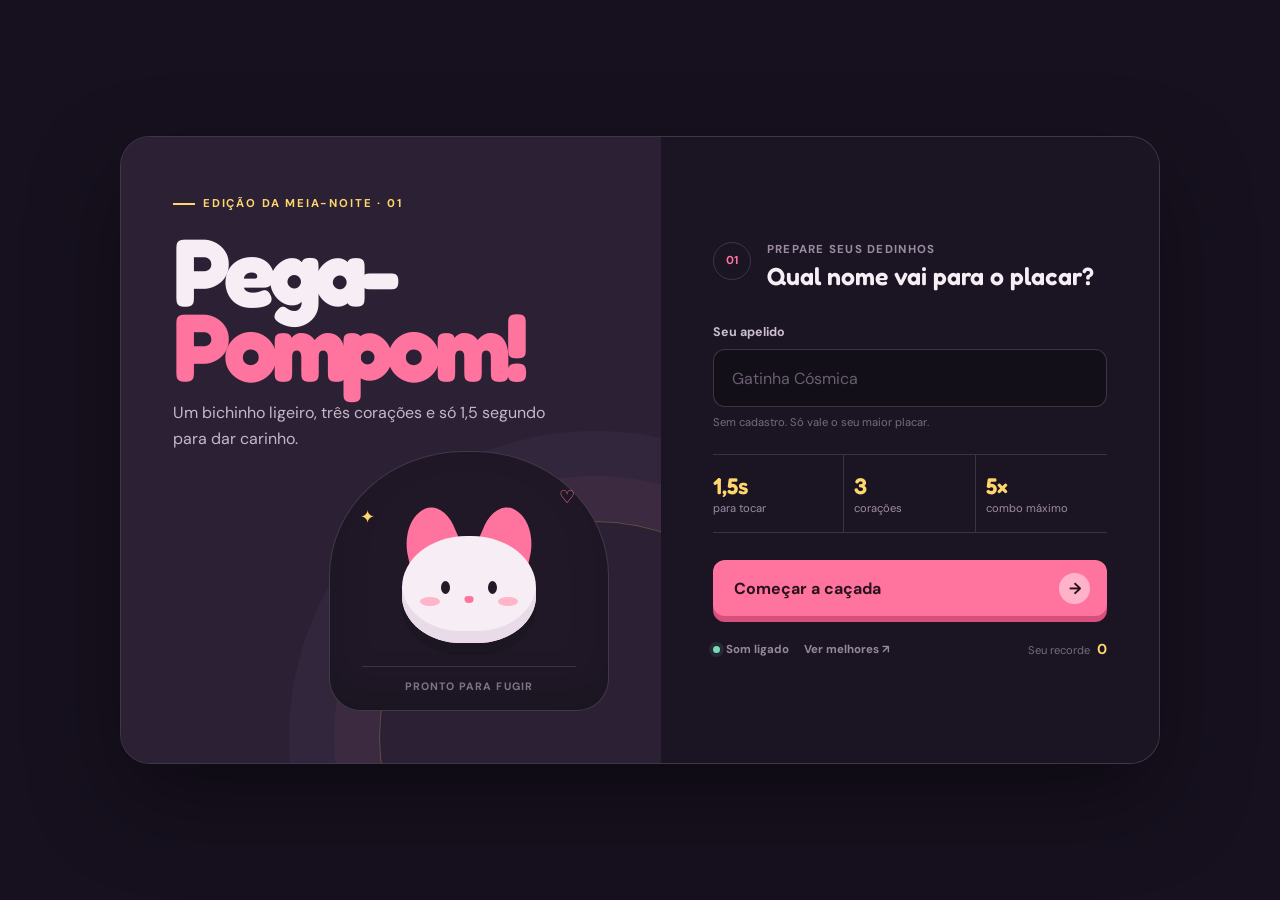
<file: index.html>
<!doctype html>
<html lang="pt-BR">
<head>
  <meta charset="utf-8">
  <meta name="viewport" content="width=device-width, initial-scale=1, viewport-fit=cover">
  <meta name="theme-color" content="#17111f">
  <meta name="description" content="Pega-Pompom: um desafio fofo de reflexo e velocidade.">
  <title>Pega-Pompom!</title>
  <link rel="preconnect" href="https://fonts.googleapis.com">
  <link rel="preconnect" href="https://fonts.gstatic.com" crossorigin>
  <link href="https://fonts.googleapis.com/css2?family=DM+Sans:wght@500;600;700&family=Fredoka:wght@600;700&display=swap" rel="stylesheet">
  <link rel="stylesheet" href="./style.css">
</head>
<body>
  <div class="night-sky" aria-hidden="true"><i></i><i></i><i></i><i></i><i></i></div>
  <section class="screen welcome-screen" id="welcome">
    <main class="welcome-shell">
      <section class="brand-stage" aria-label="Pega-Pompom">
        <div class="brand-copy"><span class="edition">edição da meia-noite · 01</span><h1>Pega-<br><em>Pompom!</em></h1><p>Um bichinho ligeiro, três corações e só 1,5 segundo para dar carinho.</p></div>
        <div class="pompom-window" aria-hidden="true"><span class="orbit orbit-one">✦</span><span class="orbit orbit-two">♡</span><div class="pompom-character"><i class="pompom-ear left"></i><i class="pompom-ear right"></i><div class="pompom-head"><i class="pompom-eye left"></i><i class="pompom-eye right"></i><i class="pompom-nose"></i><i class="pompom-cheek left"></i><i class="pompom-cheek right"></i></div></div><span class="character-note">pronto para fugir</span></div>
      </section>
      <section class="start-panel">
        <div class="panel-heading"><span class="step-mark">01</span><div><p>Prepare seus dedinhos</p><h2>Qual nome vai para o placar?</h2></div></div>
        <label class="name-field" for="playerName"><span>Seu apelido</span><input id="playerName" maxlength="18" autocomplete="nickname" placeholder="Gatinha Cósmica" required><small>Sem cadastro. Só vale o seu maior placar.</small></label>
        <div class="rules" aria-label="Como jogar"><div><b>1,5s</b><span>para tocar</span></div><div><b>3</b><span>corações</span></div><div><b>5×</b><span>combo máximo</span></div></div>
        <button class="button button-primary" id="playBtn"><span>Começar a caçada</span><b aria-hidden="true">→</b></button>
        <div class="start-footer"><button class="text-button sound-toggle is-on" id="soundBtn" aria-pressed="true"><span class="sound-dot"></span>Som ligado</button><button class="text-button" id="rankingBtn">Ver melhores <span aria-hidden="true">↗</span></button><p>Seu recorde <strong id="welcomeBest">0</strong></p></div>
      </section>
    </main>
  </section>
  <section class="screen game-screen hidden" id="game" aria-label="Partida em andamento">
    <header class="game-header"><div class="game-brand"><span class="mini-face">•ᴗ•</span><strong>Pega-Pompom</strong></div><div class="hud" aria-label="Placar da partida"><div class="hud-item"><span>Pontos</span><strong id="score">0</strong></div><div class="hud-item lives-item"><span>Vidas</span><strong class="lives" id="lives">♥ ♥ ♥</strong></div><div class="hud-item"><span>Combo</span><strong id="combo">x1</strong></div></div></header>
    <div class="mission-row"><div class="mission-copy"><span class="mission-kicker">Missão atual</span><strong id="missionText">acerte 5 pompons</strong></div><span class="mission-count" id="missionProgress">0/5</span></div>
    <div class="timer-track" aria-label="Tempo restante"><div class="timer" id="timer"></div></div>
    <div class="playfield" id="playfield"><span class="field-star s1" aria-hidden="true">✦</span><span class="field-star s2" aria-hidden="true">·</span><span class="field-star s3" aria-hidden="true">✦</span><div class="level-badge" id="levelBadge">Nível 1 · Calminho</div><p class="field-hint">ache o bichinho!</p><button class="target" id="target" aria-label="Toque no pompom"><span>🐰</span><small>pega!</small></button></div>
  </section>
  <section class="screen result-screen hidden" id="result">
    <main class="result-card"><div class="result-stamp" id="resultIcon" aria-hidden="true">🌟</div><p class="result-kicker">Fim da caçada</p><h2 id="resultTitle">Mandou bem!</h2><p class="result-message" id="resultMessage">Esse pompom não teve a menor chance.</p><div class="scoreboard"><div class="score-main"><span>Seu placar</span><strong id="finalScore">0</strong></div><div><span>Acertos</span><strong id="finalHits">0</strong></div><div><span>Recorde</span><strong id="finalBest">0</strong></div></div><ul class="mission-list" id="missionList" aria-label="Missões da partida"></ul><div class="result-actions"><button class="button button-primary" id="againBtn">Jogar outra vez <b>↻</b></button><button class="button button-secondary" id="homeBtn">Voltar ao início</button></div></main>
  </section>
  <div class="toast" id="toast" role="status" aria-live="polite">Missão completa! ✦</div><div class="streak" id="streak" aria-live="polite">PERFEITO!</div>
  <div class="modal hidden" id="rankingModal" role="dialog" aria-modal="true" aria-labelledby="rankingTitle"><div class="ranking-sheet"><header><div><span>Hall dos pompons</span><h2 id="rankingTitle">Melhores caçadores</h2></div><button class="close-button" id="closeRanking" aria-label="Fechar ranking">×</button></header><p class="rank-status" id="rankStatus">Buscando os melhores placares…</p><ol class="ranking" id="ranking"></ol></div></div>
  <script src="./script.js" defer></script>
</body>
</html>
</file>
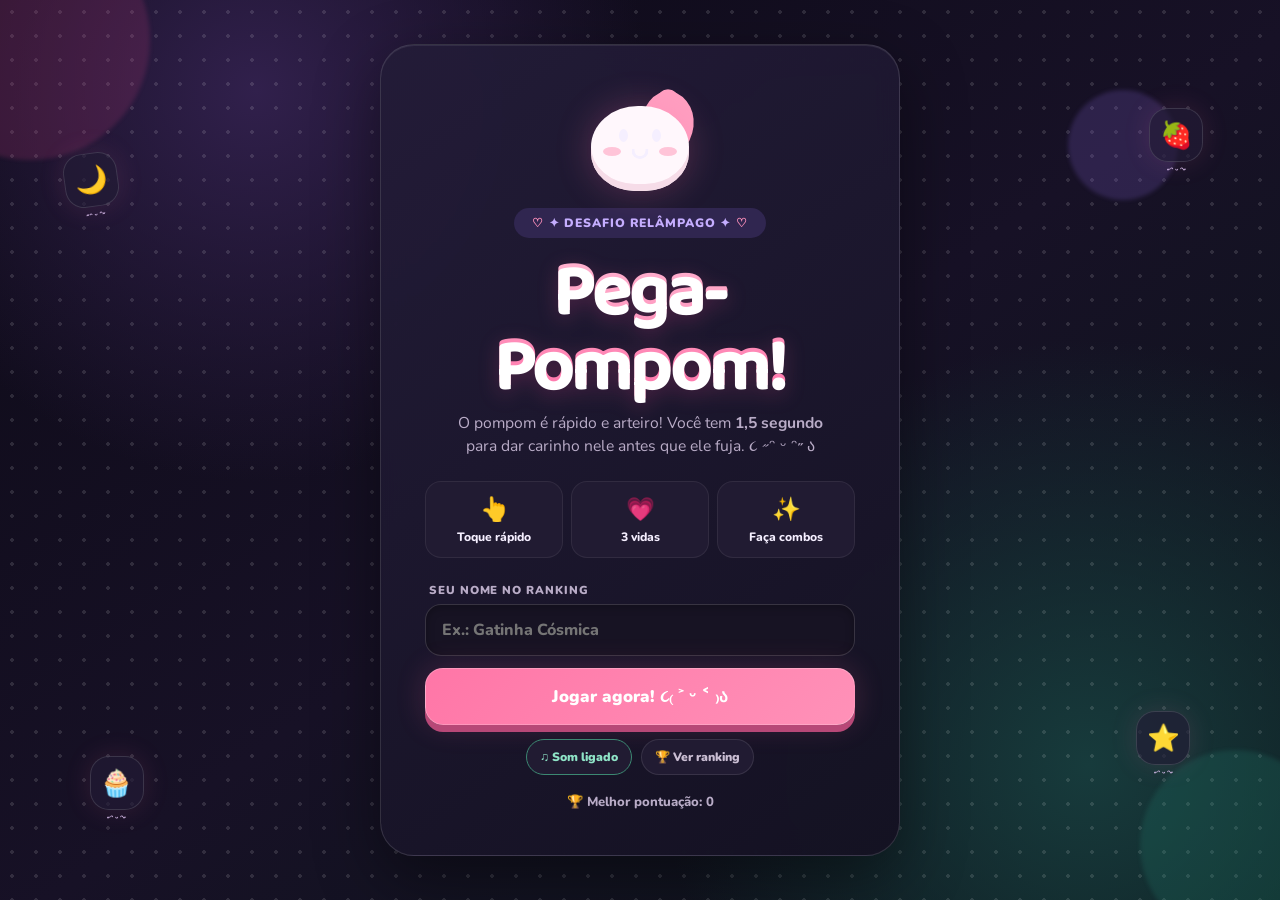
<file: jogo-clique.html>
<!DOCTYPE html>
<html lang="pt-BR">
<head>
  <meta charset="UTF-8">
  <meta name="viewport" content="width=device-width, initial-scale=1, viewport-fit=cover">
    <meta name="theme-color" content="#100d1d">
  <title>Pega-Pompom!</title>
  <style>
    @import url('https://fonts.googleapis.com/css2?family=Baloo+2:wght@500;600;700;800&family=Nunito:wght@600;700;800&display=swap');
    :root {
      --ink: #51405d;
      --pink: #ff76a7;
      --pink2: #ff9fc1;
      --purple: #9c7ce8;
      --yellow: #ffd86b;
      --mint: #88dfc2;
      --cream: #fffaf3;
      --white: rgba(255,255,255,.88);
      --shadow: 0 15px 40px rgba(105,71,124,.16);
    }
    * { box-sizing: border-box; }
    html, body { width: 100%; min-height: 100%; margin: 0; overflow: hidden; }
    body {
      font-family: "Nunito", sans-serif;
      color: var(--ink);
      background: linear-gradient(150deg, #fff2f7 0%, #f2edff 50%, #e8fff8 100%);
      user-select: none;
      -webkit-tap-highlight-color: transparent;
    }
    body::before {
      content: ""; position: fixed; inset: 0; pointer-events: none; opacity: .45;
      background-image: radial-gradient(#fff 2px, transparent 2px);
      background-size: 24px 24px;
    }
    .blob { position: fixed; border-radius: 50%; filter: blur(2px); opacity: .55; animation: drift 7s ease-in-out infinite; }
    .b1 { width: 240px; height: 240px; left: -90px; top: -80px; background: #ffc2d8; }
    .b2 { width: 190px; height: 190px; right: -50px; bottom: -40px; background: #a9efd7; animation-delay: -3s; }
    .b3 { width: 110px; height: 110px; right: 8%; top: 10%; background: #ded0ff; animation-delay: -5s; }
    .screen { position: relative; z-index: 2; width: 100%; height: 100dvh; min-height: 520px; padding: max(18px, env(safe-area-inset-top)) 18px max(18px, env(safe-area-inset-bottom)); }
    .center { display: grid; place-items: center; }
    .hidden { display: none !important; }
    .card {
      width: min(520px, 100%); padding: clamp(26px, 7vw, 44px); text-align: center;
      background: var(--white); border: 2px solid white; border-radius: 34px;
      box-shadow: var(--shadow); backdrop-filter: blur(14px); animation: appear .55s cubic-bezier(.2,.9,.25,1.15);
    }
    .mascot { position: relative; width: 112px; height: 102px; margin: 0 auto 17px; }
    .ear { position: absolute; top: 5px; width: 48px; height: 55px; border-radius: 70% 20% 55% 35%; background: var(--pink2); transform: rotate(-26deg); }
    .ear.right { right: 0; transform: scaleX(-1) rotate(-26deg); }
    .face { position: absolute; inset: 17px 7px 0; border-radius: 48% 48% 45% 45%; background: #fff; box-shadow: inset 0 -7px #fff0f5, 0 8px 20px rgba(109,64,92,.12); }
    .eye { position: absolute; top: 40px; width: 9px; height: 13px; border-radius: 50%; background: var(--ink); }
    .eye.left { left: 35px; } .eye.right { right: 35px; }
    .mouth { position: absolute; left: 50%; top: 60px; width: 17px; height: 10px; border: 3px solid var(--ink); border-top: 0; border-radius: 0 0 15px 15px; transform: translateX(-50%); }
    .cheek { position: absolute; top: 58px; width: 18px; height: 9px; border-radius: 50%; background: #ffc4d8; }
    .cheek.left { left: 19px; } .cheek.right { right: 19px; }
    .tag { display: inline-block; padding: 7px 13px; border-radius: 999px; background: #eee7ff; color: #7359b5; font-size: .76rem; font-weight: 900; letter-spacing: .08em; text-transform: uppercase; }
    h1, h2 { font-family: "Baloo 2", sans-serif; line-height: 1; }
    h1 { margin: 14px 0 9px; font-size: clamp(2.8rem, 11vw, 4.7rem); color: var(--pink); letter-spacing: -.05em; text-shadow: 0 4px white; }
    h2 { margin: 10px 0; font-size: 2.2rem; }
    .lead { margin: 0 auto 22px; max-width: 390px; color: #806e87; line-height: 1.5; font-size: .98rem; }
    .how { display: grid; grid-template-columns: repeat(3,1fr); gap: 8px; margin: 0 0 24px; }
    .how div { padding: 12px 5px; border-radius: 16px; background: #fff8dd; font-size: .76rem; font-weight: 800; }
    .how span { display: block; font-size: 1.45rem; margin-bottom: 4px; }
    button { border: 0; font: inherit; cursor: pointer; color: inherit; }
    .primary { width: 100%; padding: 16px 20px; border-radius: 18px; background: linear-gradient(135deg,var(--pink),#ff91b8); color: white; font-weight: 900; font-size: 1.05rem; box-shadow: 0 8px 0 #dd5f8c, 0 13px 25px rgba(255,118,167,.25); transition: transform .12s, box-shadow .12s; }
    .primary:active { transform: translateY(6px); box-shadow: 0 2px 0 #dd5f8c; }
    .best { margin-top: 18px; font-size: .82rem; font-weight: 800; color: #9a879f; }

    #gameScreen { padding-left: max(12px,env(safe-area-inset-left)); padding-right: max(12px,env(safe-area-inset-right)); }
    .hud { position: relative; z-index: 5; display: grid; grid-template-columns: 1fr auto 1fr; align-items: center; gap: 8px; width: min(720px,100%); margin: auto; }
    .pill { min-width: 0; padding: 9px 12px; border: 2px solid white; border-radius: 16px; background: rgba(255,255,255,.82); box-shadow: 0 6px 16px rgba(92,67,112,.1); backdrop-filter: blur(8px); }
    .pill small { display: block; color: #9b8aa0; font-size: .61rem; font-weight: 900; text-transform: uppercase; letter-spacing: .08em; }
    .pill strong { display: block; font-family: "Baloo 2"; font-size: 1.35rem; line-height: 1.05; }
    .pill.right { text-align: right; }
    .lives { font-size: 1.12rem; letter-spacing: 2px; white-space: nowrap; }
    .mission { position: relative; z-index: 5; width: min(470px,calc(100% - 18px)); margin: 12px auto 0; padding: 9px 13px; text-align: center; border-radius: 14px; background: rgba(255,255,255,.68); color: #7d6986; font-size: .78rem; font-weight: 800; }
    .mission b { color: var(--purple); }
    .timer-wrap { position: relative; z-index: 5; width: min(520px,calc(100% - 24px)); height: 10px; margin: 11px auto 0; border: 2px solid white; border-radius: 99px; background: rgba(255,255,255,.5); overflow: hidden; }
    .timer { height: 100%; width: 100%; border-radius: inherit; background: linear-gradient(90deg,var(--mint),var(--yellow),var(--pink)); transform-origin: left; }
    .playfield { position: absolute; inset: 124px 10px 12px; overflow: hidden; border-radius: 30px; }
    .target {
      position: absolute; width: clamp(76px,20vw,96px); aspect-ratio: 1; display: grid; place-items: center;
      border-radius: 50%; background: linear-gradient(145deg,#ff9fc1,#ff6fa3); color: white;
      box-shadow: inset 0 5px rgba(255,255,255,.35), 0 8px 0 #d95887, 0 13px 24px rgba(123,70,106,.22);
      font-size: clamp(2rem,8vw,2.8rem); touch-action: manipulation; animation: targetIn .18s cubic-bezier(.2,1.5,.5,1);
    }
    .target::after { content: "TOCA!"; position: absolute; bottom: 12px; font-size: .55rem; letter-spacing: .09em; font-weight: 900; }
    .target:active { transform: translateY(5px) scale(.95); box-shadow: inset 0 3px rgba(255,255,255,.35), 0 3px 0 #d95887; }
    .pop-score { position: absolute; z-index: 8; color: var(--purple); font-family: "Baloo 2"; font-size: 1.5rem; font-weight: 900; pointer-events: none; animation: scoreUp .65s ease forwards; }
    .toast { position: fixed; z-index: 20; left: 50%; top: 19%; padding: 10px 18px; border-radius: 999px; background: var(--ink); color: white; font-weight: 900; transform: translate(-50%,-20px); opacity: 0; pointer-events: none; white-space: nowrap; }
    .toast.show { animation: toast .9s ease; }

    .result-icon { font-size: 4.8rem; animation: bounce 1.1s ease-in-out infinite; }
    .stats { display: grid; grid-template-columns: repeat(3,1fr); gap: 9px; margin: 22px 0; }
    .stat { padding: 13px 5px; border-radius: 17px; background: #f6f0ff; }
    .stat strong { display: block; font-family: "Baloo 2"; font-size: 1.55rem; line-height: 1; color: var(--purple); }
    .stat small { font-size: .68rem; color: #8e7d94; font-weight: 900; text-transform: uppercase; }
    .result-actions { display: grid; grid-template-columns: 1fr 1fr; gap: 10px; }
    .soft { padding: 15px; border-radius: 18px; background: #eee7ff; color: #6f57a7; font-weight: 900; }
    .mission-list { margin: 0 0 22px; padding: 0; list-style: none; text-align: left; display: grid; gap: 8px; }
    .mission-list li { padding: 10px 13px; background: #fff8dd; border-radius: 13px; font-size: .8rem; font-weight: 800; }
    .mission-list .done { background: #e5fff5; color: #39876e; }

    @keyframes appear { from { opacity: 0; transform: translateY(18px) scale(.96); } }
    @keyframes drift { 50% { transform: translate(18px,22px) scale(1.08); } }
    @keyframes targetIn { from { transform: scale(.2) rotate(-15deg); opacity: 0; } }
    @keyframes scoreUp { to { transform: translateY(-60px) scale(1.2); opacity: 0; } }
    @keyframes toast { 20%,75% { opacity: 1; transform: translate(-50%,0); } }
    @keyframes bounce { 50% { transform: translateY(-8px) rotate(5deg); } }
    @media (max-width: 420px) {
      .card { padding: 24px 18px; border-radius: 28px; }
      .mascot { transform: scale(.86); margin-top: -8px; margin-bottom: 3px; }
      .lead { font-size: .9rem; margin-bottom: 17px; }
      .how { margin-bottom: 18px; }
      .hud { grid-template-columns: 1fr auto 1fr; }
      .pill { padding: 8px 9px; }
      .pill strong { font-size: 1.15rem; }
      .playfield { inset-top: 120px; }
      .result-actions { grid-template-columns: 1fr; }
    }
    @media (prefers-reduced-motion:reduce) { *,*::before,*::after { animation-duration:.01ms!important; animation-iteration-count:1!important; } }

    /* Dark candy theme */
    :root { --ink:#f5efff; --white:rgba(27,22,45,.88); --cream:#161225; --shadow:0 22px 65px rgba(0,0,0,.42); }
    body { background:radial-gradient(circle at 20% 10%,#31204c 0,transparent 30%),radial-gradient(circle at 85% 85%,#173b3c 0,transparent 32%),linear-gradient(145deg,#0d0a17,#171126 52%,#0b1619); }
    body::before { opacity:.12; }
    .b1{background:#a83771;opacity:.23}.b2{background:#278a78;opacity:.2}.b3{background:#7659bd;opacity:.25}
    .card{background:linear-gradient(145deg,rgba(35,28,56,.94),rgba(20,17,34,.94));border:1px solid rgba(255,255,255,.13);box-shadow:var(--shadow),inset 0 1px rgba(255,255,255,.08)}
    .lead,.best{color:#b9acc7}.tag{background:#302650;color:#c5aeff}.how div{background:#211b32;border:1px solid rgba(255,255,255,.07)}
    .face{background:#fff7fc;box-shadow:inset 0 -7px #f6dce8,0 0 35px rgba(255,118,167,.25)}
    .pill,.mission{background:rgba(27,22,45,.86);border-color:rgba(255,255,255,.12);box-shadow:0 8px 25px rgba(0,0,0,.25)}
    .pill small{color:#a89ab4}.mission{color:#b9acc7}.timer-wrap{border-color:rgba(255,255,255,.16);background:#211a31}
    .stat{background:#251e39}.stat small{color:#aa9ab6}.mission-list li{background:#241d34}.mission-list .done{background:#16382f;color:#78e1bc}.soft{background:#30264b;color:#c5afff}
    .name-box{margin:0 0 12px;text-align:left}.name-box label{display:block;margin:0 0 6px 4px;color:#b9acc7;font-size:.72rem;font-weight:900;text-transform:uppercase;letter-spacing:.08em}
    .name-box input{width:100%;padding:14px 16px;border:1px solid rgba(255,255,255,.14);border-radius:16px;outline:0;background:#171323;color:white;font:800 1rem "Nunito";box-shadow:inset 0 2px 8px rgba(0,0,0,.25)}
    .name-box input:focus{border-color:var(--pink);box-shadow:0 0 0 3px rgba(255,118,167,.14)}
    .mini-actions{display:flex;justify-content:center;gap:9px;margin-top:14px}.icon-btn{padding:9px 13px;border:1px solid rgba(255,255,255,.1);border-radius:999px;background:#211b32;color:#cabed3;font-size:.76rem;font-weight:900}
    .icon-btn.on{color:#8fe4c7;border-color:#3c8872}.streak{position:fixed;z-index:15;left:50%;top:29%;font:900 clamp(2rem,10vw,4.5rem) "Baloo 2";color:#ffd86b;text-shadow:0 0 25px #ff8c42;pointer-events:none;opacity:0;transform:translate(-50%,20px) scale(.5)}
    .streak.show{animation:streakPop .65s ease}.level-badge{position:absolute;z-index:6;right:20px;bottom:18px;padding:8px 12px;border-radius:999px;background:rgba(25,20,40,.8);color:#bda8e8;font-size:.72rem;font-weight:900;border:1px solid rgba(255,255,255,.1)}
    .modal{position:fixed;z-index:40;inset:0;display:grid;place-items:center;padding:18px;background:rgba(5,3,10,.76);backdrop-filter:blur(8px)}.modal-card{width:min(460px,100%);max-height:82dvh;overflow:auto;padding:25px;border:1px solid rgba(255,255,255,.13);border-radius:28px;background:#181326;box-shadow:0 25px 80px #000}.modal-head{display:flex;justify-content:space-between;align-items:center}.modal-head h2{margin:0}.close{width:38px;height:38px;border-radius:50%;background:#2b233e;color:white;font-size:1.2rem}.ranking{margin:20px 0 0;padding:0;list-style:none;display:grid;gap:8px}.ranking li{display:grid;grid-template-columns:34px 1fr auto;align-items:center;padding:12px 14px;border-radius:14px;background:#211a31}.ranking li.me{outline:1px solid var(--pink);background:#302037}.rank-num{font-weight:900;color:#907ba0}.rank-name{font-weight:900;overflow:hidden;text-overflow:ellipsis}.rank-score{color:#ffd86b;font:900 1.1rem "Baloo 2"}.rank-status{text-align:center;color:#a99bb4;font-size:.82rem}
    .kawaii-sky{position:fixed;z-index:1;inset:0;pointer-events:none;overflow:hidden}.kawaii-float{position:absolute;display:grid;place-items:center;width:54px;height:54px;border:1px solid rgba(255,255,255,.13);border-radius:19px;background:rgba(36,28,55,.65);box-shadow:0 0 28px rgba(255,119,175,.12);font-size:1.65rem;animation:kawaiiFloat 5s ease-in-out infinite}.k1{left:5%;top:17%;transform:rotate(-8deg)}.k2{right:6%;top:12%;animation-delay:-1.7s}.k3{left:7%;bottom:10%;animation-delay:-3.1s}.k4{right:7%;bottom:15%;animation-delay:-4.2s}.kawaii-float::after{content:"˶ᵔ ᵕ ᵔ˶";position:absolute;bottom:-15px;color:#d8bdeb;font-size:.48rem;font-weight:900;white-space:nowrap}
    h1{background:linear-gradient(180deg,#ffb6d1,#ff71a8);-webkit-background-clip:text;background-clip:text;color:transparent;filter:drop-shadow(0 5px 10px rgba(255,85,151,.2))}.primary{border:1px solid rgba(255,255,255,.22);box-shadow:0 7px 0 #b74877,0 0 30px rgba(255,101,161,.19)}
    .target{border:2px solid rgba(255,255,255,.6);box-shadow:inset 0 5px rgba(255,255,255,.38),0 8px 0 #a94370,0 0 32px rgba(255,112,169,.3)}.target::before{content:"✦";position:absolute;right:5px;top:4px;color:#fff7b3;font-size:.9rem;animation:twinkle .8s ease-in-out infinite alternate}
    .timer{box-shadow:0 0 14px rgba(255,118,167,.5)}.tag::before,.tag::after{content:"♡";margin:0 5px;color:#ff91bc}.pill strong{color:#fff}.lives{color:#ff7cac!important;text-shadow:0 0 12px rgba(255,92,151,.5)}
    @keyframes kawaiiFloat{50%{transform:translateY(-12px) rotate(6deg)}}@keyframes twinkle{to{transform:scale(1.4) rotate(25deg);opacity:.55}}
    @media(max-width:720px){.kawaii-float{width:38px;height:38px;border-radius:13px;font-size:1.15rem;opacity:.55}.k1{left:-8px}.k2{right:-7px}.k3{left:-5px}.k4{right:-6px}}
    @keyframes streakPop{35%{opacity:1;transform:translate(-50%,0) scale(1.12)}75%{opacity:1}to{opacity:0;transform:translate(-50%,-35px) scale(1)}}
  </style>
</head>
<body>
  <div class="blob b1"></div><div class="blob b2"></div><div class="blob b3"></div>
  <div class="kawaii-sky" aria-hidden="true"><span class="kawaii-float k1">🌙</span><span class="kawaii-float k2">🍓</span><span class="kawaii-float k3">🧁</span><span class="kawaii-float k4">⭐</span></div>

  <section class="screen center" id="welcome">
    <div class="card">
      <div class="mascot" aria-hidden="true"><i class="ear"></i><i class="ear right"></i><i class="face"></i><i class="eye left"></i><i class="eye right"></i><i class="cheek left"></i><i class="cheek right"></i><i class="mouth"></i></div>
      <span class="tag">✦ desafio relâmpago ✦</span>
      <h1>Pega-Pompom!</h1>
      <p class="lead">O pompom é rápido e arteiro! Você tem <b>1,5 segundo</b> para dar carinho nele antes que ele fuja. ૮ ˶ᵔ ᵕ ᵔ˶ ა</p>
      <div class="how"><div><span>👆</span>Toque rápido</div><div><span>💗</span>3 vidas</div><div><span>✨</span>Faça combos</div></div>
      <div class="name-box"><label for="playerName">Seu nome no ranking</label><input id="playerName" maxlength="18" autocomplete="nickname" placeholder="Ex.: Gatinha Cósmica"></div>
      <button class="primary" id="playBtn">Jogar agora! ૮₍ ˃ ᵕ ˂ ₎ა</button>
      <div class="mini-actions"><button class="icon-btn on" id="soundBtn">♫ Som ligado</button><button class="icon-btn" id="rankingBtn">🏆 Ver ranking</button></div>
      <div class="best">🏆 Melhor pontuação: <span id="welcomeBest">0</span></div>
    </div>
  </section>

  <section class="screen hidden" id="game">
    <header class="hud">
      <div class="pill"><small>Pontos</small><strong id="score">0</strong></div>
      <div class="pill"><small>Vidas</small><strong class="lives" id="lives">♥ ♥ ♥</strong></div>
      <div class="pill right"><small>Combo</small><strong id="combo">x1</strong></div>
    </header>
    <div class="mission">Missão: <b id="missionText">acerte 5 pompons</b> <span id="missionProgress">0/5</span></div>
    <div class="timer-wrap"><div class="timer" id="timer"></div></div>
    <div class="playfield" id="playfield"><button class="target" id="target" aria-label="Clique no pompom">🐰</button><div class="level-badge" id="levelBadge">Nível 1 · Calminho</div></div>
  </section>

  <section class="screen center hidden" id="result">
    <div class="card">
      <div class="result-icon" id="resultIcon">🌟</div>
      <span class="tag">fim de jogo</span>
      <h2 id="resultTitle">Mandou bem!</h2>
      <p class="lead" id="resultMessage">Esse pompom não teve a menor chance.</p>
      <div class="stats"><div class="stat"><strong id="finalScore">0</strong><small>pontos</small></div><div class="stat"><strong id="finalHits">0</strong><small>acertos</small></div><div class="stat"><strong id="finalBest">0</strong><small>recorde</small></div></div>
      <ul class="mission-list" id="missionList"></ul>
      <div class="result-actions"><button class="primary" id="againBtn">Mais uma! ♡</button><button class="soft" id="homeBtn">Voltar ao cantinho</button></div>
    </div>
  </section>
  <div class="toast" id="toast">Missão completa! ✨</div>
  <div class="streak" id="streak">PERFEITO! ✦</div>
  <div class="modal hidden" id="rankingModal">
    <div class="modal-card"><div class="modal-head"><h2>🏆 Top jogadores</h2><button class="close" id="closeRanking" aria-label="Fechar">×</button></div><p class="rank-status" id="rankStatus">Carregando estrelinhas…</p><ol class="ranking" id="ranking"></ol></div>
  </div>

  <script>
    const $ = id => document.getElementById(id);
    // Para ativar o ranking global, crie a tabela "scores" no Supabase com:
    // name (text), score (int), hits (int), created_at (timestamptz/default now()).
    // Ative INSERT e SELECT públicos via RLS e preencha os dois campos abaixo.
    const SUPABASE = { url: "", anonKey: "" };
    const screens = { welcome: $("welcome"), game: $("game"), result: $("result") };
    const missions = [
      { goal: 5, label: "Aquecimento", text: "acerte 5 pompons" },
      { goal: 10, label: "Dedos ligeiros", text: "acerte 10 pompons" },
      { goal: 15, label: "Mestre do toque", text: "acerte 15 pompons" }
    ];
    const faces = ["🐰","🐱","🐹","🐻","🐼","🐸"];
    let score = 0, hits = 0, combo = 1, lives = 3, active = false, deadline = 0, frame = 0, missionIndex = 0, roundStarted = 0, roundTime = 1500;
    let playerName = localStorage.getItem("pegaPompomName") || "", soundOn = true;
    let best = Number(localStorage.getItem("pegaPompomBest") || 0);
    $("welcomeBest").textContent = best;
    $("playerName").value = playerName;

    let audioCtx, musicTimer, musicStep = 0;
    function initAudio() { if (!audioCtx) audioCtx = new (window.AudioContext || window.webkitAudioContext)(); if (audioCtx.state === "suspended") audioCtx.resume(); }
    function tone(freq, duration=.09, type="sine", volume=.055, delay=0) {
      if (!soundOn) return; initAudio(); const now=audioCtx.currentTime+delay, osc=audioCtx.createOscillator(), gain=audioCtx.createGain();
      osc.type=type; osc.frequency.setValueAtTime(freq,now); gain.gain.setValueAtTime(.0001,now); gain.gain.exponentialRampToValueAtTime(volume,now+.012); gain.gain.exponentialRampToValueAtTime(.0001,now+duration);
      osc.connect(gain).connect(audioCtx.destination); osc.start(now); osc.stop(now+duration+.02);
    }
    function soundHit(perfect) { tone(perfect?740:540,.08,"sine",.07); tone(perfect?1110:810,.12,"sine",.045,.055); }
    function soundMiss() { tone(180,.16,"triangle",.045); tone(130,.2,"triangle",.035,.1); }
    function soundMission() { [523,659,784,1047].forEach((n,i)=>tone(n,.16,"sine",.04,i*.07)); }
    function startLofi() {
      if (!soundOn || musicTimer) return; initAudio();
      const chords=[[220,261.6,329.6],[196,246.9,293.7],[174.6,220,261.6],[196,246.9,329.6]];
      const play=()=>{ const chord=chords[musicStep++%chords.length]; chord.forEach((n,i)=>tone(n,.75,"sine",.012,i*.025)); tone(chord[0]/2,.22,"triangle",.018); };
      play(); musicTimer=setInterval(play,900);
    }
    function stopLofi() { clearInterval(musicTimer); musicTimer=null; }

    function show(name) { Object.entries(screens).forEach(([key,el]) => el.classList.toggle("hidden", key !== name)); }
    function startGame() {
      const input=$("playerName"); playerName=input.value.trim().replace(/[<>]/g,"").slice(0,18);
      if (!playerName) { input.setCustomValidity("Escolha um nome fofinho para entrar no ranking!"); input.reportValidity(); input.focus(); return; }
      input.setCustomValidity(""); localStorage.setItem("pegaPompomName",playerName); initAudio(); startLofi();
      score = 0; hits = 0; combo = 1; lives = 3; missionIndex = 0; active = true;
      show("game"); updateHud(); updateMission(); moveTarget(); startTimer();
    }
    function updateHud() {
      $("score").textContent = score;
      $("combo").textContent = `x${combo}`;
      $("lives").textContent = Array(lives).fill("♥").join(" ") + Array(3-lives).fill("♡").join(" ");
    }
    function updateMission() {
      const m = missions[Math.min(missionIndex,missions.length-1)];
      $("missionText").textContent = missionIndex >= missions.length ? "todas completas!" : m.text;
      $("missionProgress").textContent = missionIndex >= missions.length ? "✓" : `${Math.min(hits,m.goal)}/${m.goal}`;
    }
    function moveTarget() {
      const field = $("playfield"), target = $("target");
      const size = target.offsetWidth || 86;
      const maxX = Math.max(0, field.clientWidth - size);
      const maxY = Math.max(0, field.clientHeight - size);
      target.style.left = `${Math.random()*maxX}px`;
      target.style.top = `${Math.random()*maxY}px`;
      target.textContent = faces[Math.floor(Math.random()*faces.length)];
      target.style.background = `linear-gradient(145deg,${["#ff9fc1","#b69cf2","#94e5ca","#ffd975"][Math.floor(Math.random()*4)]},#ff76a7)`;
      roundTime = Math.max(760,1500-hits*25);
      const level = hits<6 ? [1,"Calminho"] : hits<13 ? [2,"Ligeiro"] : hits<20 ? [3,"Frenético"] : [4,"Impossível"];
      $("levelBadge").textContent=`Nível ${level[0]} · ${level[1]}`;
    }
    function startTimer() {
      cancelAnimationFrame(frame); roundStarted=performance.now(); deadline = roundStarted + roundTime;
      function tick(now) {
        if (!active) return;
        const left = Math.max(0,(deadline-now)/roundTime);
        $("timer").style.transform = `scaleX(${left})`;
        if (left <= 0) miss(); else frame = requestAnimationFrame(tick);
      }
      frame = requestAnimationFrame(tick);
    }
    function hit(e) {
      if (!active) return;
      const response=performance.now()-roundStarted, perfect=response<430; const gained=(10 * combo)+(perfect?5:0); score += gained; hits++; combo = Math.min(5,combo+1); soundHit(perfect);
      const pop = document.createElement("span"); pop.className = "pop-score"; pop.textContent = `+${gained}`;
      pop.style.left = `${e.clientX - $("playfield").getBoundingClientRect().left - 15}px`;
      pop.style.top = `${e.clientY - $("playfield").getBoundingClientRect().top - 10}px`;
      $("playfield").appendChild(pop); setTimeout(() => pop.remove(),700);
      if (perfect || combo===5) { const s=$("streak"); s.textContent=perfect?"PERFEITO! ✦":"COMBO MÁXIMO! 🔥"; s.classList.remove("show"); void s.offsetWidth; s.classList.add("show"); }
      if (missionIndex < missions.length && hits >= missions[missionIndex].goal) { missionIndex++; showToast(); }
      updateHud(); updateMission(); moveTarget(); startTimer();
      if (navigator.vibrate) navigator.vibrate(18);
    }
    function miss() {
      lives--; combo = 1; soundMiss(); updateHud();
      if (navigator.vibrate) navigator.vibrate([50,40,50]);
      if (lives <= 0) endGame(); else { moveTarget(); startTimer(); }
    }
    function showToast() { soundMission(); const t=$("toast"); t.classList.remove("show"); void t.offsetWidth; t.classList.add("show"); }
    function endGame() {
      active = false; cancelAnimationFrame(frame);
      if (score > best) { best = score; localStorage.setItem("pegaPompomBest",best); }
      $("finalScore").textContent = score; $("finalHits").textContent = hits; $("finalBest").textContent = best;
      $("welcomeBest").textContent = best;
      const rank = hits >= 15 ? ["Lendário!","Seus dedos são mais rápidos que a luz.","🏆"] : hits >= 8 ? ["Mandou bem!","O pompom suou para fugir de você.","🌟"] : ["Quase lá!","O pompom venceu essa, mas quer revanche!","💗"];
      $("resultTitle").textContent=rank[0]; $("resultMessage").textContent=rank[1]; $("resultIcon").textContent=rank[2];
      $("missionList").innerHTML = missions.map(m => `<li class="${hits>=m.goal?'done':''}">${hits>=m.goal?'✓':'○'} ${m.label}: ${m.text}</li>`).join("");
      saveScore({name:playerName,score,hits}); show("result");
    }
    function localScores() { try { return JSON.parse(localStorage.getItem("pegaPompomRanking")||"[]"); } catch { return []; } }
    async function saveScore(entry) {
      const local=localScores(); local.push(entry); local.sort((a,b)=>b.score-a.score); localStorage.setItem("pegaPompomRanking",JSON.stringify(local.slice(0,30)));
      if (!SUPABASE.url || !SUPABASE.anonKey) return;
      try { await fetch(`${SUPABASE.url}/rest/v1/scores`,{method:"POST",headers:{apikey:SUPABASE.anonKey,Authorization:`Bearer ${SUPABASE.anonKey}`,"Content-Type":"application/json",Prefer:"return=minimal"},body:JSON.stringify(entry)}); } catch(e) { console.warn("Ranking global indisponível; pontuação salva localmente."); }
    }
    async function loadRanking() {
      $("ranking").innerHTML=""; $("rankStatus").textContent="Carregando estrelinhas…"; let data=[];
      if (SUPABASE.url && SUPABASE.anonKey) {
        try { const res=await fetch(`${SUPABASE.url}/rest/v1/scores?select=name,score,hits&order=score.desc&limit=10`,{headers:{apikey:SUPABASE.anonKey,Authorization:`Bearer ${SUPABASE.anonKey}`}}); if(!res.ok) throw Error(); data=await res.json(); $("rankStatus").textContent="Ranking global · top 10"; } catch { data=localScores().slice(0,10); $("rankStatus").textContent="Sem conexão · mostrando ranking deste aparelho"; }
      } else { data=localScores().slice(0,10); $("rankStatus").textContent="Ranking local · conecte o Supabase para torná-lo global"; }
      if(!data.length) $("rankStatus").textContent="Ninguém pontuou ainda. Seja a primeira estrela!";
      $("ranking").innerHTML=data.map((p,i)=>`<li class="${p.name===playerName?'me':''}"><span class="rank-num">${i<3?["🥇","🥈","🥉"][i]:i+1}</span><span class="rank-name">${escapeHtml(p.name)}</span><span class="rank-score">${Number(p.score)||0}</span></li>`).join("");
    }
    function escapeHtml(v) { const d=document.createElement("div"); d.textContent=String(v); return d.innerHTML; }
    function openRanking(){ $("rankingModal").classList.remove("hidden"); loadRanking(); }
    $("playBtn").addEventListener("click",startGame);
    $("againBtn").addEventListener("click",startGame);
    $("homeBtn").addEventListener("click",()=>show("welcome"));
    $("rankingBtn").addEventListener("click",openRanking);
    $("closeRanking").addEventListener("click",()=>$("rankingModal").classList.add("hidden"));
    $("rankingModal").addEventListener("click",e=>{if(e.target===$("rankingModal")) $("rankingModal").classList.add("hidden")});
    $("soundBtn").addEventListener("click",()=>{ soundOn=!soundOn; $("soundBtn").textContent=soundOn?"♫ Som ligado":"♫ Som desligado"; $("soundBtn").classList.toggle("on",soundOn); if(soundOn){initAudio();startLofi()}else stopLofi(); });
    $("target").addEventListener("pointerdown",hit);
    window.addEventListener("resize",()=>{ if(active) moveTarget(); });
  </script>
</body>
</html>
</file>
<file: style.css>
:root{--night:#17111f;--night-soft:#21192b;--plum:#39283f;--paper:#f7edf5;--ink:#231927;--muted:#9c8ca3;--pink:#ff749f;--pink-deep:#d94f7c;--custard:#ffd66b;--mint:#78d9b6;--lavender:#bda8ef;--line:rgba(247,237,245,.14);--display:"Fredoka",sans-serif;--body:"DM Sans",sans-serif}
*{box-sizing:border-box}html{min-width:320px;background:var(--night)}body{margin:0;min-height:100%;overflow-x:hidden;color:var(--paper);background:var(--night);font-family:var(--body);-webkit-tap-highlight-color:transparent}button,input{font:inherit}button{color:inherit}button:focus-visible,input:focus-visible{outline:3px solid var(--custard);outline-offset:3px}.hidden{display:none!important}
body::before{content:"";position:fixed;inset:0;z-index:-2;pointer-events:none;background:radial-gradient(circle at 12% 18%,rgba(255,116,159,.13),transparent 27%),radial-gradient(circle at 89% 76%,rgba(120,217,182,.09),transparent 28%),linear-gradient(135deg,#17111f 0%,#120e19 58%,#17141f 100%)}
.night-sky{position:fixed;inset:0;z-index:-1;pointer-events:none;overflow:hidden}.night-sky::before{content:"";position:absolute;inset:0;opacity:.18;background-image:radial-gradient(rgba(255,255,255,.7) 1px,transparent 1px);background-size:28px 28px;mask-image:linear-gradient(to bottom,#000,transparent 85%)}.night-sky i{position:absolute;width:7px;height:7px;border-radius:2px;background:var(--custard);transform:rotate(45deg);opacity:.55}.night-sky i:nth-child(1){left:8%;top:12%}.night-sky i:nth-child(2){left:18%;bottom:15%;background:var(--pink)}.night-sky i:nth-child(3){right:12%;top:19%;background:var(--mint)}.night-sky i:nth-child(4){right:22%;bottom:10%;width:4px;height:4px}.night-sky i:nth-child(5){left:53%;top:8%;width:4px;height:4px;background:var(--lavender)}
.screen{width:100%;min-height:100dvh}.welcome-screen,.result-screen{display:grid;place-items:center;padding:max(24px,env(safe-area-inset-top)) 24px max(24px,env(safe-area-inset-bottom))}.welcome-shell{width:min(1040px,100%);display:grid;grid-template-columns:1.04fr .96fr;overflow:hidden;border:1px solid var(--line);border-radius:30px;background:var(--night-soft);box-shadow:0 36px 90px rgba(0,0,0,.4)}
.brand-stage{position:relative;min-height:620px;padding:52px;display:flex;flex-direction:column;justify-content:space-between;overflow:hidden;background:#2b2034}.brand-stage::before{content:"";position:absolute;width:430px;height:430px;right:-150px;bottom:-190px;border:1px solid rgba(255,214,107,.25);border-radius:50%;box-shadow:0 0 0 45px rgba(255,116,159,.05),0 0 0 90px rgba(189,168,239,.04)}.brand-copy{position:relative;z-index:2}.edition{display:inline-flex;align-items:center;gap:8px;color:var(--custard);font-size:.71rem;font-weight:700;letter-spacing:.16em;text-transform:uppercase}.edition::before{content:"";width:22px;height:2px;background:currentColor}h1{margin:23px 0 16px;font:700 clamp(4rem,7.5vw,6.4rem)/.78 var(--display);letter-spacing:-.065em}h1 em{color:var(--pink);font-style:normal}.brand-copy p{width:min(380px,100%);margin:0;color:#c5b8ca;font-size:1rem;line-height:1.6}
.pompom-window{position:relative;align-self:flex-end;width:280px;height:260px;display:grid;place-items:center;border:1px solid rgba(255,255,255,.14);border-radius:48% 48% 32px 32px;background:#201827;box-shadow:inset 0 -20px 40px rgba(0,0,0,.16)}.pompom-window::after{content:"";position:absolute;left:32px;right:32px;bottom:43px;height:1px;background:rgba(255,255,255,.12)}.orbit{position:absolute;color:var(--custard);font-size:1.1rem;animation:twinkle 2s ease-in-out infinite}.orbit-one{left:30px;top:54px}.orbit-two{right:33px;top:34px;color:var(--pink);animation-delay:-1s}.pompom-character{position:relative;width:142px;height:137px;transform:translateY(-7px);animation:characterFloat 3.4s ease-in-out infinite}.pompom-ear{position:absolute;top:3px;width:56px;height:79px;border-radius:70% 35% 55% 35%;background:var(--pink)}.pompom-ear.left{left:7px;transform:rotate(-24deg)}.pompom-ear.right{right:7px;transform:scaleX(-1) rotate(-24deg)}.pompom-head{position:absolute;inset:30px 4px 0;border-radius:48% 48% 44% 44%;background:var(--paper);box-shadow:inset 0 -12px #eadbe8,0 12px 0 rgba(0,0,0,.12)}.pompom-eye{position:absolute;top:45px;width:9px;height:13px;border-radius:50%;background:var(--ink)}.pompom-eye.left{left:39px}.pompom-eye.right{right:39px}.pompom-nose{position:absolute;left:50%;top:60px;width:9px;height:7px;border-radius:50% 50% 65% 65%;background:var(--pink);transform:translateX(-50%)}.pompom-cheek{position:absolute;top:61px;width:20px;height:9px;border-radius:50%;background:#ffb4c9}.pompom-cheek.left{left:18px}.pompom-cheek.right{right:18px}.character-note{position:absolute;bottom:17px;color:#817388;font-size:.67rem;font-weight:700;letter-spacing:.1em;text-transform:uppercase}
.start-panel{padding:52px;display:flex;flex-direction:column;justify-content:center;background:#1b1523}.panel-heading{display:flex;gap:16px;align-items:flex-start;margin-bottom:34px}.step-mark{flex:0 0 auto;display:grid;place-items:center;width:38px;height:38px;border:1px solid var(--line);border-radius:50%;color:var(--pink);font-size:.72rem;font-weight:700}.panel-heading p{margin:0 0 5px;color:var(--muted);font-size:.72rem;font-weight:700;letter-spacing:.11em;text-transform:uppercase}.panel-heading h2{margin:0;font:600 1.55rem/1.15 var(--display)}.name-field{display:block;margin-bottom:25px}.name-field>span{display:block;margin-bottom:9px;color:#cabed0;font-size:.78rem;font-weight:700}.name-field input{width:100%;min-height:58px;padding:0 18px;border:1px solid rgba(255,255,255,.17);border-radius:12px;color:var(--paper);background:#130f19;font-size:1rem;transition:border-color .18s,box-shadow .18s}.name-field input::placeholder{color:#695e70}.name-field input:focus{border-color:var(--pink);box-shadow:0 0 0 4px rgba(255,116,159,.12);outline:0}.name-field small{display:block;margin-top:8px;color:#776b7e;font-size:.7rem}
.rules{display:grid;grid-template-columns:repeat(3,1fr);margin-bottom:27px;border-block:1px solid var(--line)}.rules div{padding:17px 10px;border-right:1px solid var(--line)}.rules div:first-child{padding-left:0}.rules div:last-child{border-right:0}.rules b,.rules span{display:block}.rules b{font:600 1.42rem var(--display);color:var(--custard)}.rules span{margin-top:2px;color:var(--muted);font-size:.7rem}.button{min-height:56px;border:0;border-radius:12px;cursor:pointer;font-weight:700;transition:transform .16s,background .16s,box-shadow .16s}.button-primary{padding:0 17px 0 21px;display:flex;align-items:center;justify-content:space-between;color:#29121c;background:var(--pink);box-shadow:0 6px 0 var(--pink-deep)}.button-primary b{display:grid;place-items:center;width:31px;height:31px;border-radius:50%;background:rgba(255,255,255,.45)}.button-primary:hover{background:#ff8bb0;transform:translateY(-2px)}.button-primary:active{transform:translateY(4px);box-shadow:0 2px 0 var(--pink-deep)}.start-footer{display:grid;grid-template-columns:auto auto 1fr;align-items:center;gap:15px;margin-top:24px}.text-button{padding:0;border:0;color:#97889e;background:none;cursor:pointer;font-size:.72rem;font-weight:700}.text-button:hover{color:var(--paper)}.sound-dot{display:inline-block;width:7px;height:7px;margin-right:6px;border-radius:50%;background:#766d7a}.sound-toggle.is-on .sound-dot{background:var(--mint);box-shadow:0 0 0 4px rgba(120,217,182,.1)}.start-footer p{margin:0;justify-self:end;color:#756a7b;font-size:.7rem}.start-footer strong{margin-left:4px;color:var(--custard);font-size:.9rem}
.game-screen{position:relative;height:100dvh;min-height:540px;overflow:hidden;padding:max(18px,env(safe-area-inset-top)) max(18px,env(safe-area-inset-right)) max(18px,env(safe-area-inset-bottom)) max(18px,env(safe-area-inset-left))}.game-header{position:relative;z-index:5;max-width:940px;margin:0 auto;display:flex;align-items:center;justify-content:space-between;gap:20px}.game-brand{display:flex;align-items:center;gap:10px;font:600 .9rem var(--display)}.mini-face{display:grid;place-items:center;width:35px;height:35px;border-radius:11px;background:var(--pink);color:var(--ink);font-size:.65rem}.hud{display:flex;overflow:hidden;border:1px solid var(--line);border-radius:14px;background:#1e1727}.hud-item{min-width:105px;padding:9px 16px;border-right:1px solid var(--line)}.hud-item:last-child{border-right:0}.hud-item span,.hud-item strong{display:block}.hud-item span{color:var(--muted);font-size:.61rem;font-weight:700;text-transform:uppercase;letter-spacing:.1em}.hud-item strong{margin-top:1px;font:600 1.28rem var(--display);font-variant-numeric:tabular-nums}.lives{color:var(--pink)!important;font-size:1rem!important;letter-spacing:2px}.mission-row{position:relative;z-index:5;width:min(520px,calc(100% - 24px));margin:17px auto 0;display:flex;align-items:flex-end;justify-content:space-between}.mission-copy span,.mission-copy strong{display:block}.mission-kicker{color:var(--muted);font-size:.59rem;font-weight:700;text-transform:uppercase;letter-spacing:.11em}.mission-copy strong{margin-top:2px;font-size:.84rem}.mission-count{color:var(--custard);font:600 1rem var(--display)}.timer-track{position:relative;z-index:5;width:min(520px,calc(100% - 24px));height:6px;margin:8px auto 0;overflow:hidden;border-radius:10px;background:#302638}.timer{width:100%;height:100%;transform-origin:left;background:var(--pink);box-shadow:0 0 16px rgba(255,116,159,.45)}
.playfield{position:absolute;inset:92px 18px 18px;overflow:hidden;border:1px solid var(--line);border-radius:26px;background:linear-gradient(rgba(255,255,255,.025) 1px,transparent 1px),linear-gradient(90deg,rgba(255,255,255,.025) 1px,transparent 1px),#1c1624;background-size:32px 32px}.playfield::after{content:"";position:absolute;left:8%;right:8%;bottom:4%;height:26%;border-top:1px solid rgba(120,217,182,.12);border-radius:50%;background:radial-gradient(ellipse at bottom,rgba(120,217,182,.08),transparent 65%);pointer-events:none}.field-hint{position:absolute;left:50%;top:50%;margin:0;color:rgba(255,255,255,.045);font:700 clamp(3rem,10vw,8rem)/1 var(--display);letter-spacing:-.05em;transform:translate(-50%,-50%);white-space:nowrap;pointer-events:none}.field-star{position:absolute;color:var(--custard);opacity:.25}.s1{left:12%;top:21%}.s2{right:18%;top:33%;font-size:2rem}.s3{right:12%;bottom:15%;color:var(--mint)}.level-badge{position:absolute;z-index:3;left:16px;bottom:15px;padding:7px 10px;border:1px solid var(--line);border-radius:9px;color:#a797ae;background:rgba(23,17,31,.78);font-size:.64rem;font-weight:700;backdrop-filter:blur(7px)}
.target{position:absolute;z-index:4;width:clamp(76px,19vw,98px);aspect-ratio:1;padding:0;border:0;border-radius:37% 37% 45% 45%;display:grid;place-items:center;color:var(--ink);background:var(--paper);box-shadow:0 8px 0 #cbbbc8,0 15px 28px rgba(0,0,0,.25);cursor:pointer;touch-action:manipulation;animation:targetArrive .2s cubic-bezier(.2,1.45,.4,1)}.target::before,.target::after{content:"";position:absolute;top:-17%;width:32%;height:45%;border-radius:80% 40% 40% 40%;background:var(--pink);z-index:-1}.target::before{left:13%;transform:rotate(-18deg)}.target::after{right:13%;transform:scaleX(-1) rotate(-18deg)}.target span{font-size:clamp(1.9rem,7vw,2.7rem);transform:translateY(-4px)}.target small{position:absolute;bottom:9px;font-size:.51rem;font-weight:700;text-transform:uppercase;letter-spacing:.08em}.target:active{transform:translateY(5px) scale(.94);box-shadow:0 3px 0 #cbbbc8}.pop-score{position:absolute;z-index:8;color:var(--custard);font:700 1.45rem var(--display);pointer-events:none;animation:scoreUp .65s ease forwards}
.result-card{width:min(620px,100%);padding:45px;border:1px solid var(--line);border-radius:26px;background:#1d1625;box-shadow:0 35px 90px rgba(0,0,0,.42);text-align:center}.result-stamp{width:96px;height:96px;margin:0 auto 20px;display:grid;place-items:center;border-radius:31px;background:var(--custard);box-shadow:0 8px 0 #be9432;font-size:2.8rem;transform:rotate(-4deg);animation:stampIn .5s cubic-bezier(.2,1.4,.4,1)}.result-kicker{margin:0 0 6px;color:var(--pink);font-size:.67rem;font-weight:700;text-transform:uppercase;letter-spacing:.14em}.result-card>h2{margin:0;font:700 clamp(2.4rem,8vw,4rem)/1 var(--display)}.result-message{margin:12px auto 26px;max-width:400px;color:#ad9db3;font-size:.92rem;line-height:1.5}.scoreboard{display:grid;grid-template-columns:1.3fr 1fr 1fr;margin-bottom:22px;overflow:hidden;border:1px solid var(--line);border-radius:16px;text-align:left}.scoreboard>div{padding:15px;border-right:1px solid var(--line)}.scoreboard>div:last-child{border:0}.scoreboard span,.scoreboard strong{display:block}.scoreboard span{color:var(--muted);font-size:.62rem;font-weight:700;text-transform:uppercase;letter-spacing:.08em}.scoreboard strong{margin-top:4px;font:600 1.55rem var(--display);color:var(--custard)}.scoreboard .score-main strong{color:var(--pink);font-size:2rem}.mission-list{margin:0 0 23px;padding:0;display:grid;grid-template-columns:repeat(3,1fr);gap:8px;list-style:none;text-align:left}.mission-list li{padding:11px;border:1px solid var(--line);border-radius:10px;color:#7e7185;font-size:.67rem;font-weight:700}.mission-list li.done{border-color:rgba(120,217,182,.3);color:var(--mint);background:rgba(120,217,182,.05)}.result-actions{display:grid;grid-template-columns:1.25fr .75fr;gap:10px}.button-secondary{border:1px solid var(--line);background:#292033;color:#b8aabc}.button-secondary:hover{background:#32273d;color:var(--paper)}
.toast{position:fixed;z-index:30;left:50%;top:22px;padding:11px 16px;border-radius:10px;color:var(--ink);background:var(--mint);font-size:.76rem;font-weight:700;box-shadow:0 12px 30px rgba(0,0,0,.3);opacity:0;transform:translate(-50%,-20px);pointer-events:none}.toast.show{animation:toastShow .9s ease}.streak{position:fixed;z-index:25;left:50%;top:35%;color:var(--custard);font:700 clamp(2.5rem,10vw,5.5rem)/1 var(--display);letter-spacing:-.05em;text-shadow:0 7px 0 rgba(0,0,0,.18);opacity:0;transform:translate(-50%,20px) scale(.7);pointer-events:none}.streak.show{animation:streakShow .7s ease}
.modal{position:fixed;z-index:50;inset:0;display:grid;place-items:center;padding:20px;background:rgba(8,6,11,.8);backdrop-filter:blur(8px)}.ranking-sheet{width:min(500px,100%);max-height:min(680px,86dvh);overflow:auto;padding:28px;border:1px solid var(--line);border-radius:24px;background:#1d1625;box-shadow:0 35px 90px rgba(0,0,0,.5)}.ranking-sheet header{display:flex;align-items:flex-start;justify-content:space-between;gap:20px}.ranking-sheet header span{color:var(--pink);font-size:.64rem;font-weight:700;text-transform:uppercase;letter-spacing:.13em}.ranking-sheet h2{margin:4px 0 0;font:600 1.75rem var(--display)}.close-button{flex:0 0 auto;width:40px;height:40px;border:1px solid var(--line);border-radius:12px;background:#292033;color:#b8aabd;cursor:pointer;font-size:1.25rem}.rank-status{margin:16px 0;color:#85798b;font-size:.72rem}.ranking{margin:0;padding:0;display:grid;gap:7px;list-style:none}.ranking li{display:grid;grid-template-columns:36px 1fr auto;align-items:center;min-height:53px;padding:0 14px;border-bottom:1px solid var(--line)}.ranking li.me{border:1px solid rgba(255,116,159,.42);border-radius:11px;background:rgba(255,116,159,.07)}.rank-num{color:#7f7285;font-size:.75rem;font-weight:700}.rank-name{overflow:hidden;color:#d9cedd;font-size:.82rem;font-weight:700;text-overflow:ellipsis;white-space:nowrap}.rank-score{color:var(--custard);font:600 1rem var(--display);font-variant-numeric:tabular-nums}
@keyframes characterFloat{50%{transform:translateY(-15px) rotate(2deg)}}@keyframes twinkle{50%{opacity:.25;transform:scale(.75)}}@keyframes targetArrive{from{opacity:0;transform:scale(.3) rotate(-10deg)}}@keyframes scoreUp{to{opacity:0;transform:translateY(-60px) scale(1.2)}}@keyframes toastShow{20%,75%{opacity:1;transform:translate(-50%,0)}}@keyframes streakShow{30%,70%{opacity:1;transform:translate(-50%,0) scale(1)}to{opacity:0;transform:translate(-50%,-40px)}}@keyframes stampIn{from{opacity:0;transform:scale(.3) rotate(-18deg)}}
@media(max-width:780px){.welcome-screen{display:block;padding:0}.welcome-shell{display:block;min-height:100dvh;border:0;border-radius:0}.brand-stage{min-height:310px;padding:32px 24px 26px;display:grid;grid-template-columns:1fr 150px;align-items:center}.brand-stage::before{width:250px;height:250px;right:-120px;bottom:-130px}.edition{font-size:.58rem}h1{margin:16px 0 11px;font-size:clamp(3.45rem,16vw,5.2rem)}.brand-copy p{max-width:310px;font-size:.83rem;line-height:1.45}.pompom-window{align-self:center;width:145px;height:160px;border-radius:70px 70px 22px 22px}.pompom-character{transform:scale(.7);animation:none}.pompom-window .orbit,.character-note{display:none}.start-panel{padding:29px 24px 34px}.panel-heading{margin-bottom:23px}.panel-heading h2{font-size:1.3rem}.rules{margin-bottom:22px}.start-footer{grid-template-columns:1fr 1fr}.start-footer p{grid-column:1/-1;justify-self:center}.game-brand{display:none}.game-header{justify-content:center}.hud{width:100%}.hud-item{flex:1;min-width:0;padding:9px 10px;text-align:center}.playfield{inset:86px 10px 10px;border-radius:20px}.mission-row{margin-top:14px}.field-hint{font-size:15vw}.level-badge{left:10px;bottom:10px}.result-screen{padding:16px}.result-card{padding:31px 20px}.mission-list{grid-template-columns:1fr}.result-actions{grid-template-columns:1fr}.scoreboard>div{padding:12px 9px}.scoreboard strong{font-size:1.25rem}.scoreboard .score-main strong{font-size:1.6rem}}
@media(max-width:480px){.brand-stage{grid-template-columns:1fr 105px;min-height:280px}.pompom-window{width:105px;height:130px}.pompom-character{transform:scale(.57)}.panel-heading .step-mark{display:none}.rules span{font-size:.62rem}.start-footer{gap:11px}.text-button{font-size:.68rem}}
@media(max-height:620px) and (min-width:781px){.welcome-screen{place-items:start center}.brand-stage{min-height:560px}.welcome-shell{margin-block:16px}.game-screen{min-height:480px}.playfield{top:82px}}
@media(prefers-reduced-motion:reduce){*,*::before,*::after{scroll-behavior:auto!important;animation-duration:.01ms!important;animation-iteration-count:1!important}}
</file>
